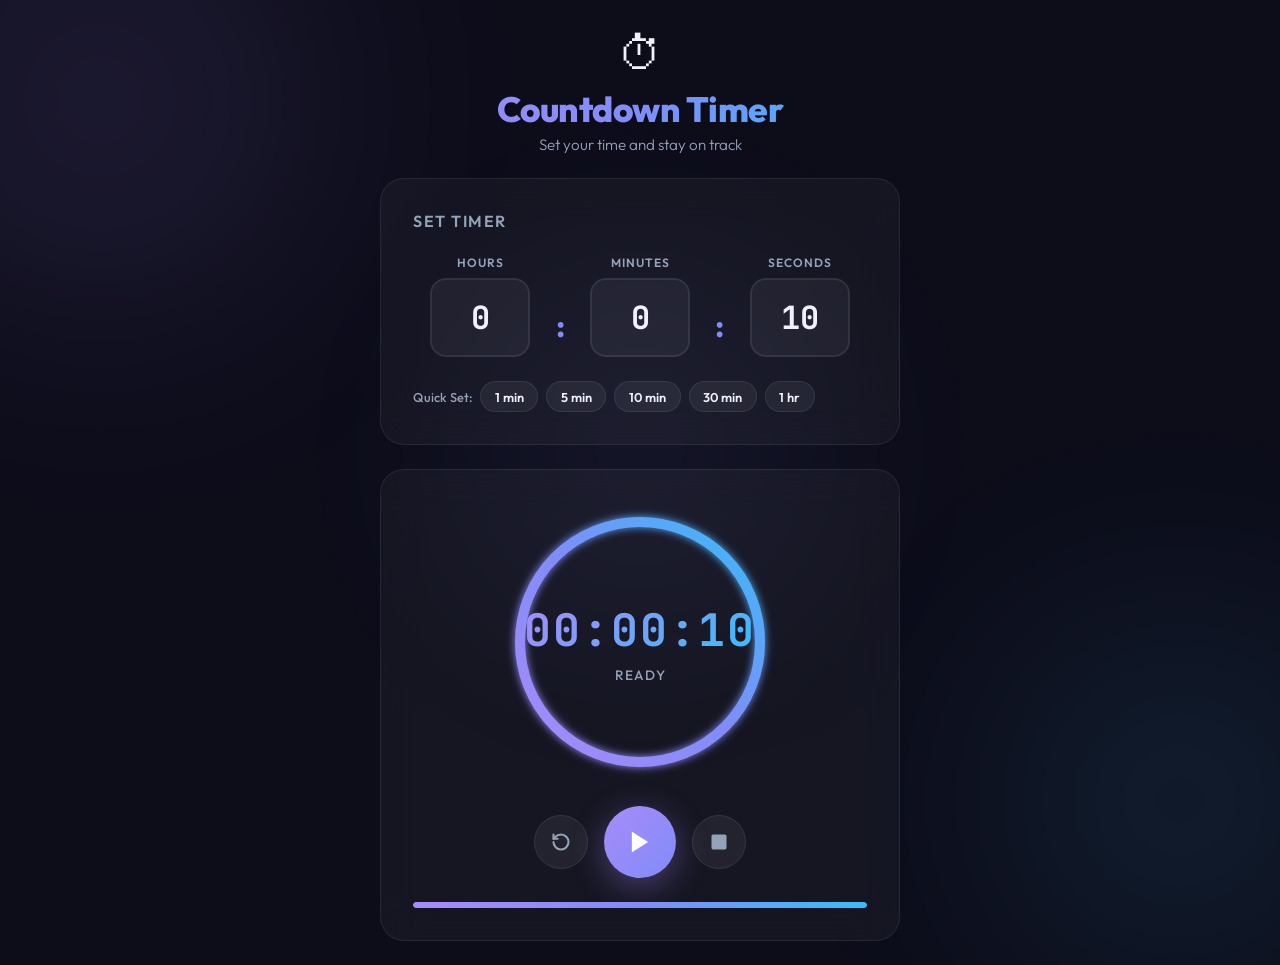
<file: countdown timer/index.html>
<!DOCTYPE html>
<html lang="en">
<head>
  <meta charset="UTF-8" />
  <meta name="viewport" content="width=device-width, initial-scale=1.0" />
  <title>Countdown Timer</title>
  <meta name="description" content="A beautiful countdown timer. Set your time, hit start, and get alerted when it's done!" />
  <link rel="preconnect" href="https://fonts.googleapis.com" />
  <link rel="preconnect" href="https://fonts.gstatic.com" crossorigin />
  <link href="https://fonts.googleapis.com/css2?family=Outfit:wght@300;400;600;700;800&family=JetBrains+Mono:wght@400;700&display=swap" rel="stylesheet" />
  <link rel="stylesheet" href="style.css" />
</head>
<body>
  <!-- Animated background blobs -->
  <div class="bg-blob blob-1"></div>
  <div class="bg-blob blob-2"></div>
  <div class="bg-blob blob-3"></div>

  <div class="container">
    <header>
      <div class="logo">
        <span class="logo-icon">⏱</span>
      </div>
      <h1>Countdown Timer</h1>
      <p class="subtitle">Set your time and stay on track</p>
    </header>

    <!-- Time Input Section -->
    <div class="card input-card" id="input-section">
      <h2 class="card-title">Set Timer</h2>
      <div class="time-inputs">
        <div class="time-field">
          <label for="hours">Hours</label>
          <input type="number" id="hours" min="0" max="23" value="0" placeholder="00" />
        </div>
        <div class="separator">:</div>
        <div class="time-field">
          <label for="minutes">Minutes</label>
          <input type="number" id="minutes" min="0" max="59" value="0" placeholder="00" />
        </div>
        <div class="separator">:</div>
        <div class="time-field">
          <label for="seconds">Seconds</label>
          <input type="number" id="seconds" min="0" max="59" value="10" placeholder="00" />
        </div>
      </div>

      <!-- Quick preset buttons -->
      <div class="presets">
        <span class="presets-label">Quick Set:</span>
        <button class="preset-btn" data-seconds="60">1 min</button>
        <button class="preset-btn" data-seconds="300">5 min</button>
        <button class="preset-btn" data-seconds="600">10 min</button>
        <button class="preset-btn" data-seconds="1800">30 min</button>
        <button class="preset-btn" data-seconds="3600">1 hr</button>
      </div>
    </div>

    <!-- Timer Display Section -->
    <div class="card timer-card">
      <!-- SVG circular progress -->
      <div class="ring-container">
        <svg class="progress-ring" viewBox="0 0 280 280" xmlns="http://www.w3.org/2000/svg">
          <defs>
            <linearGradient id="ringGradient" x1="0%" y1="0%" x2="100%" y2="100%">
              <stop offset="0%" style="stop-color:#a78bfa" />
              <stop offset="50%" style="stop-color:#818cf8" />
              <stop offset="100%" style="stop-color:#38bdf8" />
            </linearGradient>
            <filter id="glow">
              <feGaussianBlur stdDeviation="4" result="coloredBlur"/>
              <feMerge>
                <feMergeNode in="coloredBlur"/>
                <feMergeNode in="SourceGraphic"/>
              </feMerge>
            </filter>
          </defs>
          <!-- Track circle -->
          <circle class="ring-track" cx="140" cy="140" r="120" />
          <!-- Progress circle -->
          <circle class="ring-progress" id="ring-progress" cx="140" cy="140" r="120" filter="url(#glow)" />
        </svg>

        <!-- Time display inside ring -->
        <div class="time-display" id="time-display">
          <span class="time-digits" id="timer-text">00:00:10</span>
          <span class="time-label" id="timer-label">Ready</span>
        </div>
      </div>

      <!-- Controls -->
      <div class="controls">
        <button class="btn btn-secondary" id="reset-btn" title="Reset">
          <svg xmlns="http://www.w3.org/2000/svg" width="20" height="20" viewBox="0 0 24 24" fill="none" stroke="currentColor" stroke-width="2.5" stroke-linecap="round" stroke-linejoin="round">
            <path d="M3 12a9 9 0 1 0 9-9 9.75 9.75 0 0 0-6.74 2.74L3 8"/>
            <path d="M3 3v5h5"/>
          </svg>
        </button>

        <button class="btn btn-primary" id="start-btn">
          <svg id="play-icon" xmlns="http://www.w3.org/2000/svg" width="28" height="28" viewBox="0 0 24 24" fill="currentColor">
            <polygon points="5 3 19 12 5 21 5 3"/>
          </svg>
          <svg id="pause-icon" xmlns="http://www.w3.org/2000/svg" width="28" height="28" viewBox="0 0 24 24" fill="currentColor" style="display:none">
            <rect x="6" y="4" width="4" height="16"/>
            <rect x="14" y="4" width="4" height="16"/>
          </svg>
        </button>

        <button class="btn btn-secondary" id="stop-btn" title="Stop">
          <svg xmlns="http://www.w3.org/2000/svg" width="20" height="20" viewBox="0 0 24 24" fill="currentColor">
            <rect x="3" y="3" width="18" height="18" rx="2"/>
          </svg>
        </button>
      </div>

      <!-- Progress bar (linear) -->
      <div class="linear-progress-container">
        <div class="linear-progress" id="linear-progress"></div>
      </div>
    </div>

    <!-- Alert / Finished Banner -->
    <div class="alert-banner" id="alert-banner">
      <div class="alert-icon">🎉</div>
      <div class="alert-text">
        <strong>Time's Up!</strong>
        <span>Your countdown has finished.</span>
      </div>
      <button class="alert-dismiss" id="alert-dismiss">✕</button>
    </div>
  </div>

  <script src="script.js"></script>
</body>
</html>
</file>
<file: countdown timer/style.css>
/* ===================================================
   COUNTDOWN TIMER - style.css
   =================================================== */

/* --- CSS Variables / Design Tokens --- */
:root {
  --bg-base:       #0d0d1a;
  --bg-card:       rgba(255, 255, 255, 0.04);
  --bg-card-hover: rgba(255, 255, 255, 0.07);
  --border:        rgba(255, 255, 255, 0.08);
  --text-primary:  #f0f0ff;
  --text-secondary:#94a3b8;
  --accent-1:      #a78bfa;
  --accent-2:      #818cf8;
  --accent-3:      #38bdf8;
  --danger:        #f87171;
  --success:       #34d399;
  --ring-track:    rgba(255,255,255,0.06);
  --ring-r:        120;
  --ring-circum:   753.98;
  --transition:    0.4s cubic-bezier(0.4, 0, 0.2, 1);
}

/* --- Reset & Base --- */
*, *::before, *::after { box-sizing: border-box; margin: 0; padding: 0; }

html { scroll-behavior: smooth; }

body {
  font-family: 'Outfit', sans-serif;
  background: var(--bg-base);
  color: var(--text-primary);
  min-height: 100vh;
  display: flex;
  align-items: center;
  justify-content: center;
  overflow-x: hidden;
  padding: 1.5rem;
}

/* --- Animated Background Blobs --- */
.bg-blob {
  position: fixed;
  border-radius: 50%;
  filter: blur(120px);
  opacity: 0.18;
  pointer-events: none;
  z-index: 0;
  animation: blobFloat 10s ease-in-out infinite alternate;
}
.blob-1 {
  width: 600px; height: 600px;
  background: radial-gradient(circle, #a78bfa, transparent 70%);
  top: -200px; left: -200px;
  animation-duration: 12s;
}
.blob-2 {
  width: 500px; height: 500px;
  background: radial-gradient(circle, #38bdf8, transparent 70%);
  bottom: -150px; right: -150px;
  animation-duration: 15s; animation-delay: -5s;
}
.blob-3 {
  width: 400px; height: 400px;
  background: radial-gradient(circle, #818cf8, transparent 70%);
  top: 50%; left: 50%; transform: translate(-50%,-50%);
  animation-duration: 9s; animation-delay: -3s;
}
@keyframes blobFloat {
  from { transform: scale(1) translate(0, 0); }
  to   { transform: scale(1.1) translate(30px, 20px); }
}

/* --- Container --- */
.container {
  position: relative;
  z-index: 1;
  width: 100%;
  max-width: 520px;
  display: flex;
  flex-direction: column;
  gap: 1.5rem;
}

/* --- Header --- */
header {
  text-align: center;
}
.logo {
  font-size: 2.8rem;
  margin-bottom: 0.4rem;
  animation: pulse-soft 3s ease-in-out infinite;
}
@keyframes pulse-soft {
  0%, 100% { transform: scale(1); }
  50%       { transform: scale(1.06); }
}
h1 {
  font-size: 2.2rem;
  font-weight: 800;
  background: linear-gradient(135deg, var(--accent-1), var(--accent-2), var(--accent-3));
  -webkit-background-clip: text;
  -webkit-text-fill-color: transparent;
  background-clip: text;
  letter-spacing: -0.5px;
}
.subtitle {
  color: var(--text-secondary);
  font-size: 0.95rem;
  margin-top: 0.25rem;
  font-weight: 300;
}

/* --- Cards --- */
.card {
  background: var(--bg-card);
  border: 1px solid var(--border);
  border-radius: 24px;
  padding: 2rem;
  backdrop-filter: blur(20px);
  -webkit-backdrop-filter: blur(20px);
  transition: background var(--transition), box-shadow var(--transition);
}
.card:hover { background: var(--bg-card-hover); }

.card-title {
  font-size: 1rem;
  font-weight: 600;
  color: var(--text-secondary);
  text-transform: uppercase;
  letter-spacing: 1.5px;
  margin-bottom: 1.5rem;
}

/* --- Time Inputs --- */
.time-inputs {
  display: flex;
  align-items: flex-end;
  justify-content: center;
  gap: 0.5rem;
  margin-bottom: 1.5rem;
}
.time-field {
  display: flex;
  flex-direction: column;
  align-items: center;
  gap: 0.5rem;
  flex: 1;
}
.time-field label {
  font-size: 0.75rem;
  font-weight: 600;
  color: var(--text-secondary);
  text-transform: uppercase;
  letter-spacing: 1px;
}
.time-field input[type="number"] {
  width: 100%;
  max-width: 100px;
  padding: 1rem 0.5rem;
  text-align: center;
  font-family: 'JetBrains Mono', monospace;
  font-size: 2rem;
  font-weight: 700;
  color: var(--text-primary);
  background: rgba(255,255,255,0.05);
  border: 2px solid var(--border);
  border-radius: 16px;
  outline: none;
  transition: border-color var(--transition), background var(--transition), box-shadow var(--transition);
  -moz-appearance: textfield;
  appearance: textfield;
}
.time-field input[type="number"]::-webkit-inner-spin-button,
.time-field input[type="number"]::-webkit-outer-spin-button { -webkit-appearance: none; }
.time-field input[type="number"]:focus {
  border-color: var(--accent-1);
  background: rgba(167,139,250,0.08);
  box-shadow: 0 0 0 4px rgba(167,139,250,0.15);
}
.separator {
  font-size: 2rem;
  font-weight: 700;
  color: var(--accent-2);
  padding-bottom: 0.75rem;
  user-select: none;
}

/* --- Preset Buttons --- */
.presets {
  display: flex;
  align-items: center;
  gap: 0.5rem;
  flex-wrap: wrap;
}
.presets-label {
  font-size: 0.8rem;
  color: var(--text-secondary);
  font-weight: 500;
  flex-shrink: 0;
}
.preset-btn {
  background: rgba(255,255,255,0.06);
  border: 1px solid var(--border);
  color: var(--text-primary);
  font-family: 'Outfit', sans-serif;
  font-size: 0.8rem;
  font-weight: 600;
  padding: 0.4rem 0.85rem;
  border-radius: 50px;
  cursor: pointer;
  transition: background var(--transition), border-color var(--transition), transform 0.15s, box-shadow var(--transition);
}
.preset-btn:hover {
  background: rgba(167,139,250,0.18);
  border-color: var(--accent-1);
  transform: translateY(-2px);
  box-shadow: 0 4px 12px rgba(167,139,250,0.2);
}
.preset-btn:active { transform: translateY(0); }

/* --- Timer Card / Ring --- */
.timer-card {
  display: flex;
  flex-direction: column;
  align-items: center;
  gap: 1.5rem;
}
.ring-container {
  position: relative;
  width: 280px;
  height: 280px;
}
.progress-ring {
  width: 100%;
  height: 100%;
  transform: rotate(-90deg);
}
.ring-track {
  fill: none;
  stroke: var(--ring-track);
  stroke-width: 10;
}
.ring-progress {
  fill: none;
  stroke: url(#ringGradient);
  stroke-width: 10;
  stroke-linecap: round;
  stroke-dasharray: var(--ring-circum);
  stroke-dashoffset: 0;
  transition: stroke-dashoffset 1s linear, stroke 0.5s;
}

/* Time display inside ring */
.time-display {
  position: absolute;
  inset: 0;
  display: flex;
  flex-direction: column;
  align-items: center;
  justify-content: center;
  gap: 0.4rem;
}
.time-digits {
  font-family: 'JetBrains Mono', monospace;
  font-size: 2.8rem;
  font-weight: 700;
  letter-spacing: 2px;
  background: linear-gradient(135deg, var(--accent-1), var(--accent-3));
  -webkit-background-clip: text;
  -webkit-text-fill-color: transparent;
  background-clip: text;
  transition: color 0.3s;
}
.time-label {
  font-size: 0.85rem;
  font-weight: 500;
  color: var(--text-secondary);
  letter-spacing: 1px;
  text-transform: uppercase;
}

/* --- Controls --- */
.controls {
  display: flex;
  align-items: center;
  gap: 1rem;
}
.btn {
  cursor: pointer;
  border: none;
  outline: none;
  display: flex;
  align-items: center;
  justify-content: center;
  border-radius: 50%;
  transition: transform 0.2s, box-shadow var(--transition), background var(--transition);
}
.btn:active { transform: scale(0.93) !important; }

.btn-primary {
  width: 72px; height: 72px;
  background: linear-gradient(135deg, var(--accent-1), var(--accent-2));
  color: #fff;
  box-shadow: 0 8px 32px rgba(167,139,250,0.35);
}
.btn-primary:hover {
  transform: scale(1.08);
  box-shadow: 0 12px 40px rgba(167,139,250,0.5);
}

.btn-secondary {
  width: 54px; height: 54px;
  background: rgba(255,255,255,0.06);
  border: 1px solid var(--border);
  color: var(--text-secondary);
}
.btn-secondary:hover {
  background: rgba(255,255,255,0.12);
  color: var(--text-primary);
  transform: scale(1.06);
}

/* --- Linear Progress Bar --- */
.linear-progress-container {
  width: 100%;
  height: 6px;
  background: rgba(255,255,255,0.06);
  border-radius: 100px;
  overflow: hidden;
}
.linear-progress {
  height: 100%;
  width: 100%;
  background: linear-gradient(90deg, var(--accent-1), var(--accent-2), var(--accent-3));
  border-radius: 100px;
  transform-origin: left;
  transition: transform 1s linear;
}

/* --- Alert Banner --- */
.alert-banner {
  display: none;
  align-items: center;
  gap: 1rem;
  background: linear-gradient(135deg, rgba(52,211,153,0.15), rgba(56,189,248,0.1));
  border: 1px solid rgba(52,211,153,0.35);
  border-radius: 16px;
  padding: 1.25rem 1.5rem;
  animation: slideIn 0.5s cubic-bezier(0.4,0,0.2,1);
}
.alert-banner.visible { display: flex; }
@keyframes slideIn {
  from { opacity: 0; transform: translateY(20px); }
  to   { opacity: 1; transform: translateY(0); }
}
.alert-icon { font-size: 2rem; }
.alert-text {
  flex: 1;
  display: flex;
  flex-direction: column;
  gap: 0.15rem;
}
.alert-text strong { font-size: 1.05rem; color: var(--success); }
.alert-text span   { font-size: 0.85rem; color: var(--text-secondary); }
.alert-dismiss {
  background: transparent;
  border: none;
  color: var(--text-secondary);
  font-size: 1.1rem;
  cursor: pointer;
  padding: 0.25rem;
  border-radius: 8px;
  transition: color 0.2s, background 0.2s;
}
.alert-dismiss:hover { background: rgba(255,255,255,0.1); color: var(--text-primary); }

/* --- Finished State --- */
.ring-progress.finished { stroke: var(--success) !important; }
.time-digits.finished {
  background: linear-gradient(135deg, var(--success), var(--accent-3));
  -webkit-background-clip: text;
  background-clip: text;
}

/* --- Pulse animation when time is low --- */
@keyframes urgentPulse {
  0%, 100% { transform: scale(1); }
  50%       { transform: scale(1.04); }
}
.time-digits.urgent {
  animation: urgentPulse 0.7s ease-in-out infinite;
  background: linear-gradient(135deg, var(--danger), #fb923c);
  -webkit-background-clip: text;
  background-clip: text;
}
.ring-progress.urgent { stroke: var(--danger) !important; }

/* --- Responsive --- */
@media (max-width: 480px) {
  body { padding: 1rem; }
  h1 { font-size: 1.7rem; }
  .time-field input[type="number"] { font-size: 1.5rem; padding: 0.8rem 0.3rem; }
  .time-digits { font-size: 2.1rem; }
  .ring-container { width: 230px; height: 230px; }
  .btn-primary { width: 62px; height: 62px; }
  .btn-secondary { width: 46px; height: 46px; }
}
</file>
